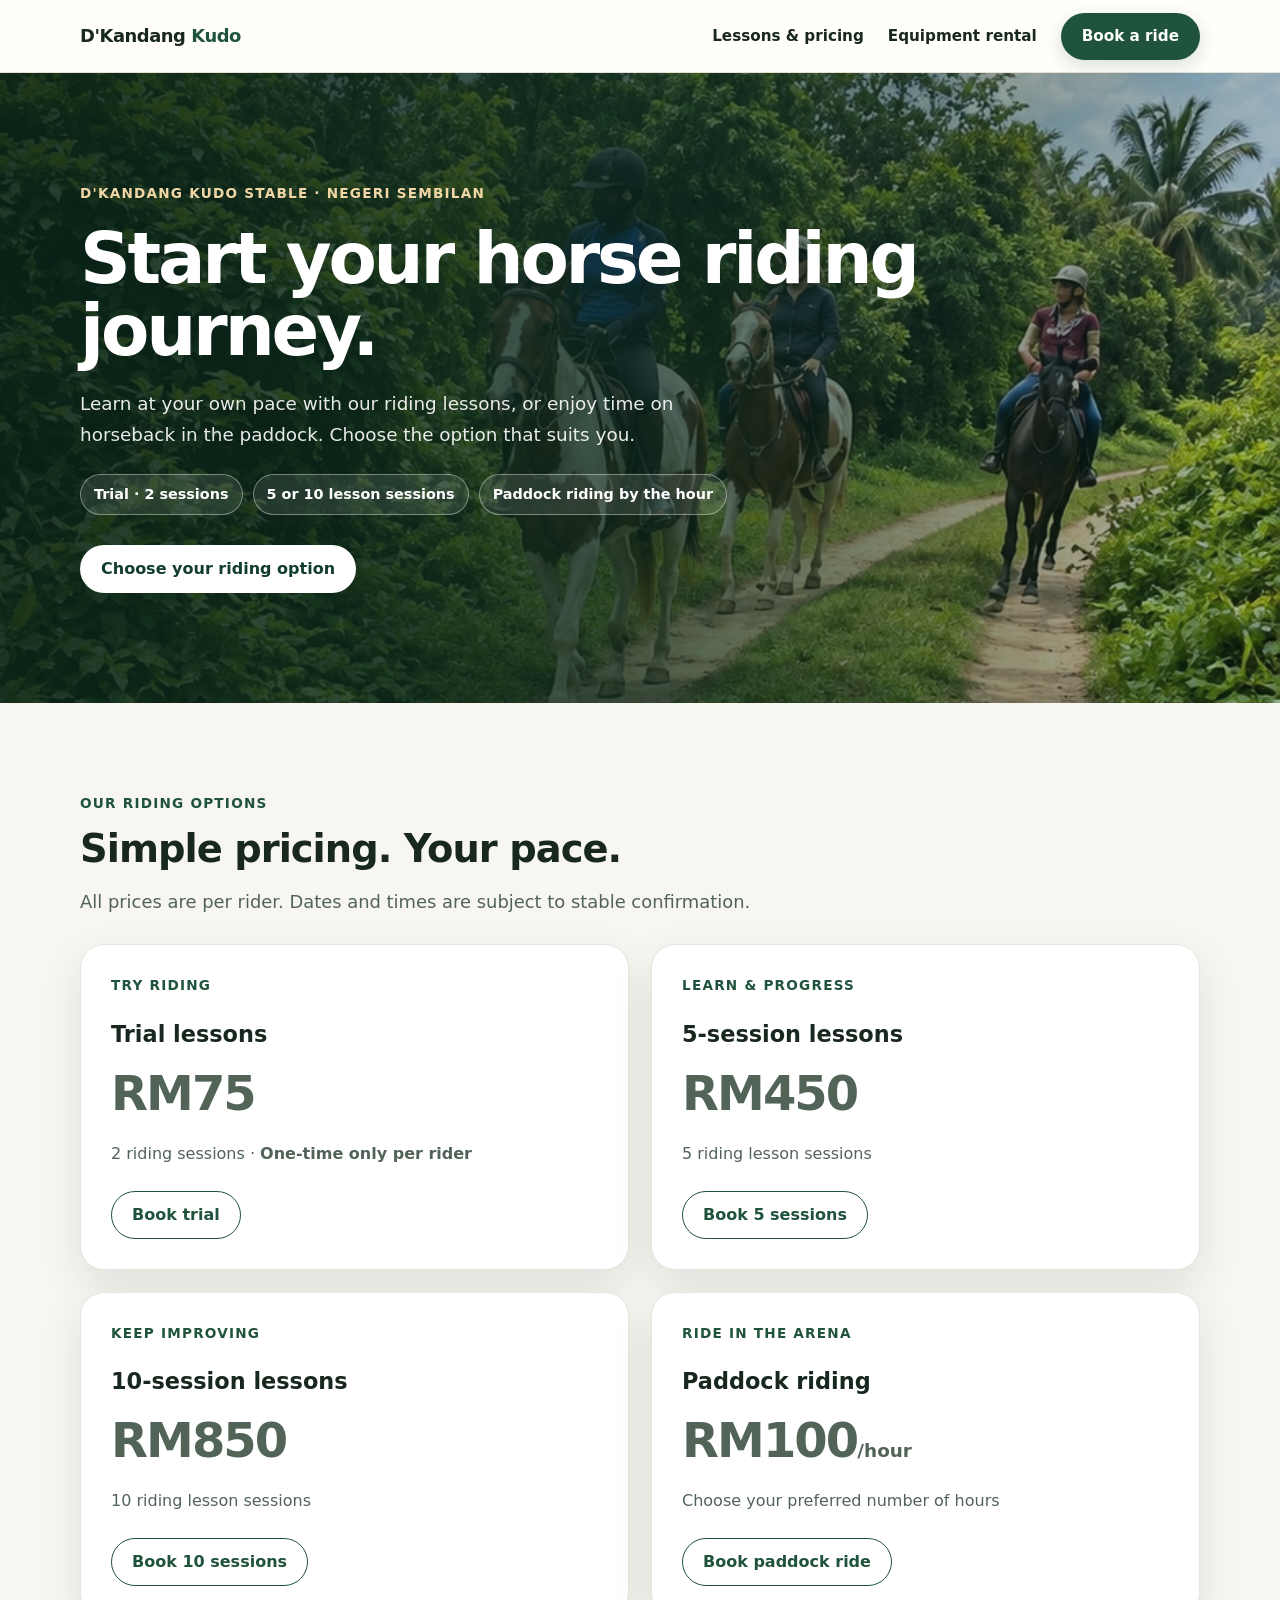
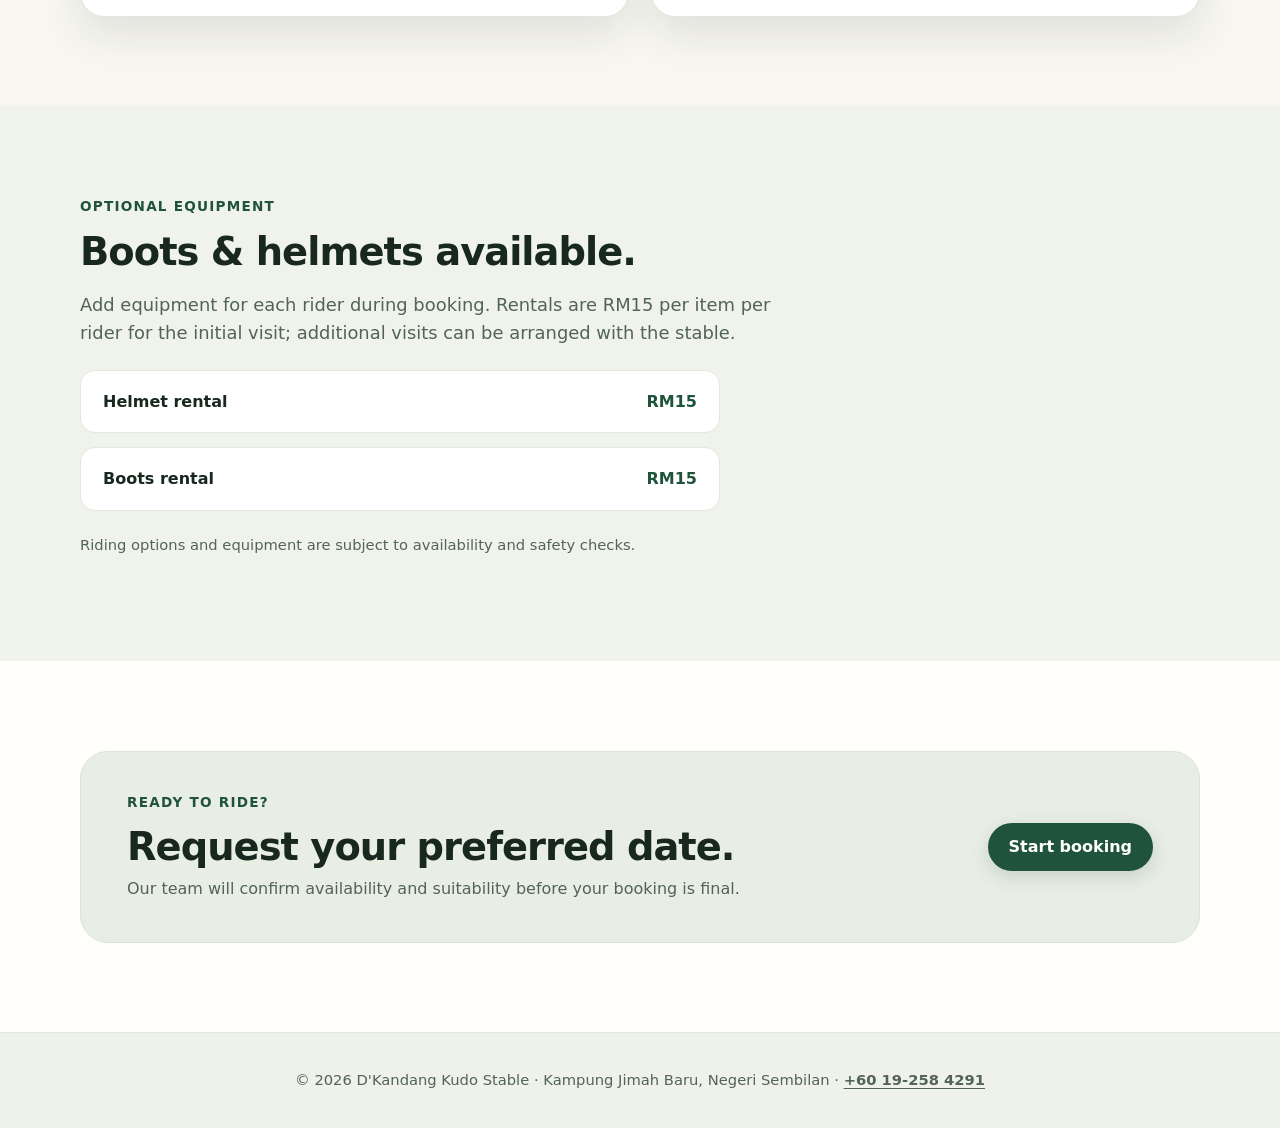
<file: index.html>
<!doctype html>
<html lang="en">
<head>
  <meta charset="utf-8">
  <meta name="viewport" content="width=device-width, initial-scale=1">
  <title>Horse Riding Lessons &amp; Paddock Rides | D'Kandang Kudo Stable</title>
  <meta name="description" content="Horse riding lessons, trial lessons and paddock riding at D'Kandang Kudo Stable. Packages from RM75; paddock riding RM100 per hour.">
  <link rel="stylesheet" href="styles.css">
</head>
<body>
  <a class="skip-link" href="#main-content">Skip to main content</a>
  <nav class="nav">
    <div class="container nav-inner">
      <a class="brand" href="index.html">D'Kandang <span>Kudo</span></a>
      <button class="nav-toggle" type="button" aria-label="Open navigation menu" aria-expanded="false" aria-controls="navLinks">
        <span></span><span></span><span></span>
      </button>
      <div class="nav-links" id="navLinks">
        <a href="#lessons">Lessons &amp; pricing</a>
        <a href="#rentals">Equipment rental</a>
        <a class="btn btn-primary" href="booking.html">Book a ride</a>
      </div>
    </div>
  </nav>
  <main id="main-content">
    <section class="hero riding-hero">
      <div class="container">
        <p class="hero-kicker">D'Kandang Kudo Stable · Negeri Sembilan</p>
        <h1>Start your horse riding journey.</h1>
        <p class="lead">Learn at your own pace with our riding lessons, or enjoy time on horseback in the paddock. Choose the option that suits you.</p>
        <div class="hero-facts"><span>Trial · 2 sessions</span><span>5 or 10 lesson sessions</span><span>Paddock riding by the hour</span></div>
        <div class="hero-actions"><a class="btn btn-light" href="booking.html">Choose your riding option</a></div>
      </div>
    </section>
    <section class="section" id="lessons">
      <div class="container">
        <p class="section-kicker">Our riding options</p>
        <h2>Simple pricing. Your pace.</h2>
        <p class="lead">All prices are per rider. Dates and times are subject to stable confirmation.</p>
        <div class="riding-price-grid">
          <article class="riding-price-card">
            <p class="section-kicker">Try riding</p>
            <h3>Trial lessons</h3>
            <p class="price-large">RM75</p>
            <p>2 riding sessions · <strong>One-time only per rider</strong></p>
            <a class="btn btn-outline" href="booking.html?service=lesson-trial">Book trial</a>
          </article>
          <article class="riding-price-card">
            <p class="section-kicker">Learn &amp; progress</p>
            <h3>5-session lessons</h3>
            <p class="price-large">RM450</p>
            <p>5 riding lesson sessions</p>
            <a class="btn btn-outline" href="booking.html?service=lesson-5">Book 5 sessions</a>
          </article>
          <article class="riding-price-card">
            <p class="section-kicker">Keep improving</p>
            <h3>10-session lessons</h3>
            <p class="price-large">RM850</p>
            <p>10 riding lesson sessions</p>
            <a class="btn btn-outline" href="booking.html?service=lesson-10">Book 10 sessions</a>
          </article>
          <article class="riding-price-card">
            <p class="section-kicker">Ride in the arena</p>
            <h3>Paddock riding</h3>
            <p class="price-large">RM100<span class="price-suffix">/hour</span></p>
            <p>Choose your preferred number of hours</p>
            <a class="btn btn-outline" href="booking.html?service=paddock-hour">Book paddock ride</a>
          </article>
        </div>
      </div>
    </section>
    <section class="section alt" id="rentals">
      <div class="container">
        <p class="section-kicker">Optional equipment</p>
        <h2>Boots &amp; helmets available.</h2>
        <p class="lead">Add equipment for each rider during booking. Rentals are RM15 per item per rider for the initial visit; additional visits can be arranged with the stable.</p>
        <div class="equipment-prices"><div><strong>Helmet rental</strong><span>RM15</span></div><div><strong>Boots rental</strong><span>RM15</span></div></div>
        <p class="note">Riding options and equipment are subject to availability and safety checks.</p>
      </div>
    </section>
    <section class="section invitation">
      <div class="container invitation-inner">
        <div><p class="section-kicker">Ready to ride?</p><h2>Request your preferred date.</h2><p>Our team will confirm availability and suitability before your booking is final.</p></div>
        <a class="btn btn-primary" href="booking.html">Start booking</a>
      </div>
    </section>
  </main>
  <footer><div class="container">© <span id="year"></span> D'Kandang Kudo Stable · Kampung Jimah Baru, Negeri Sembilan · <a href="tel:+60192584291">+60 19-258 4291</a></div></footer>
  <script src="script.js"></script>
</body>
</html>
</file>
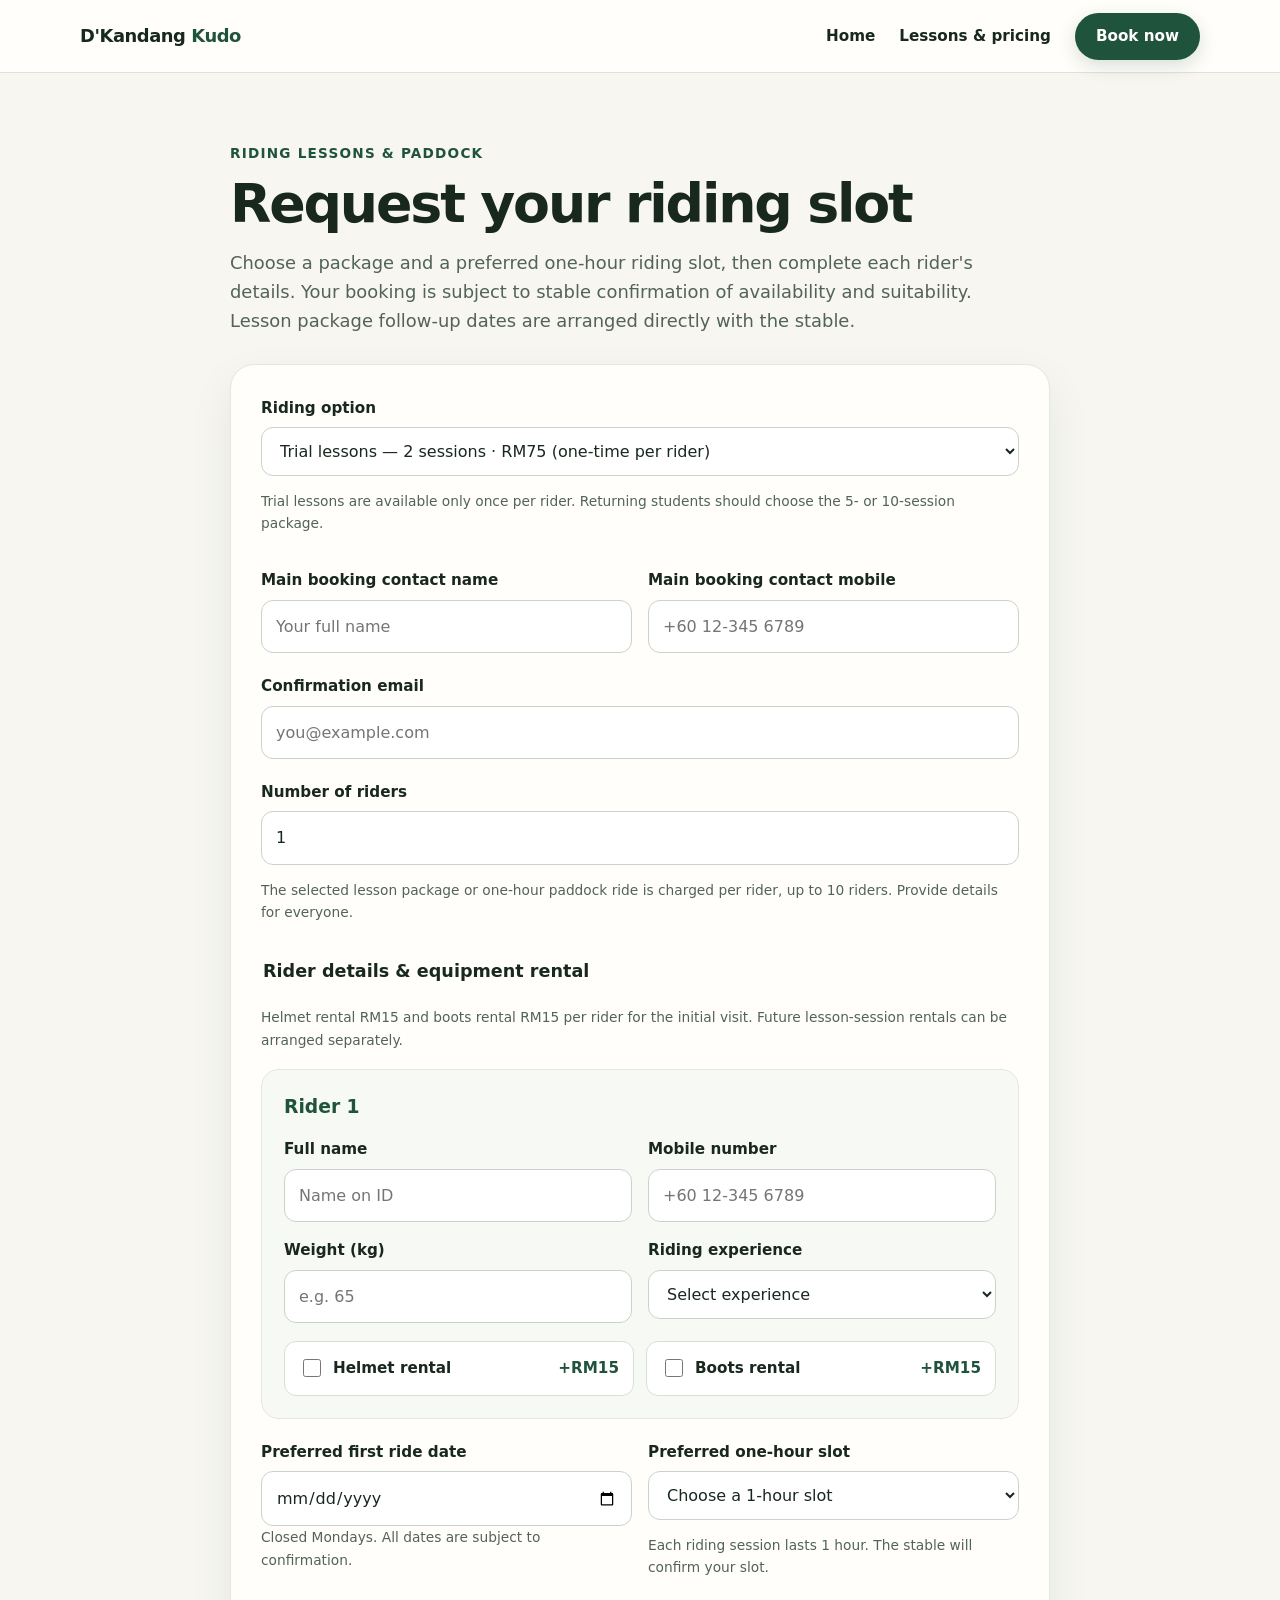
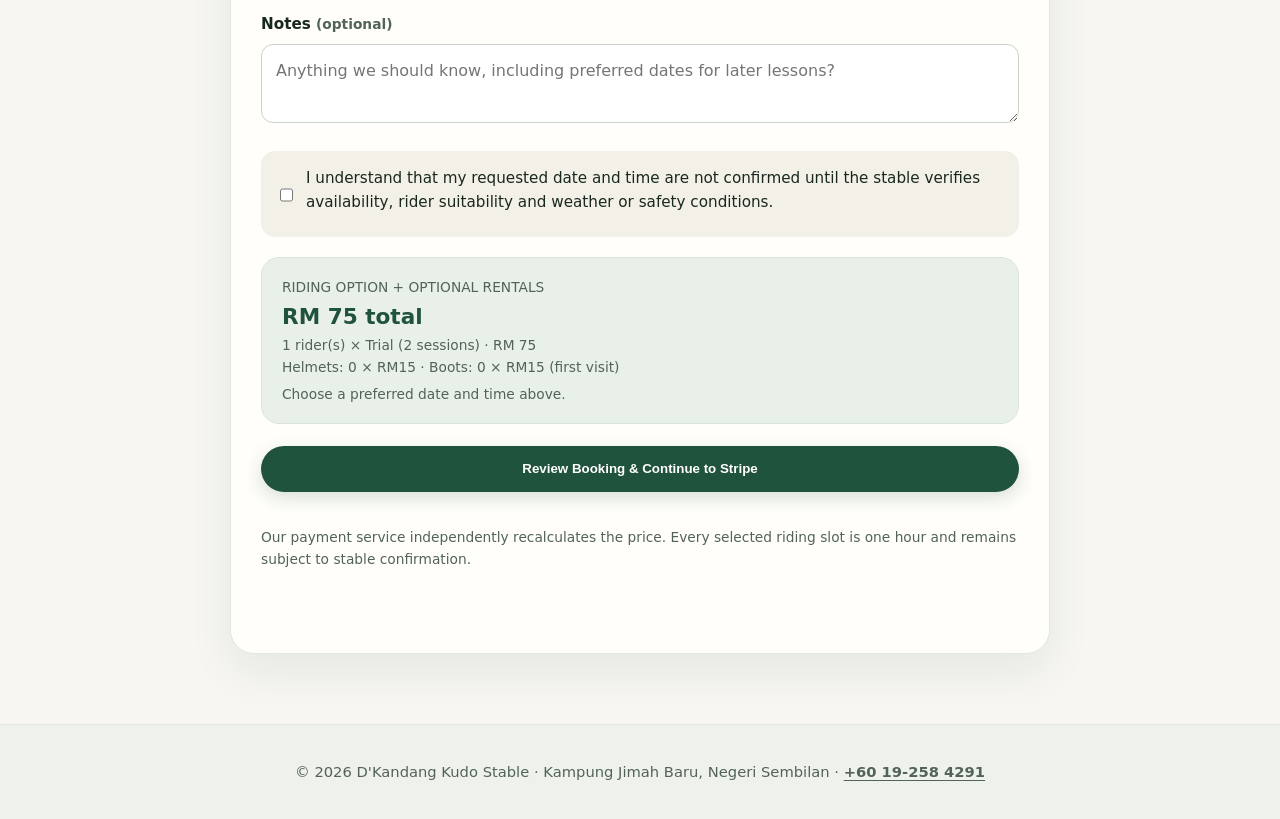
<file: booking.html>
<!doctype html>
<html lang="en">
<head>
  <meta charset="utf-8"><meta name="viewport" content="width=device-width, initial-scale=1">
  <title>Book Horse Riding Lessons or Paddock Riding | D'Kandang Kudo</title>
  <meta name="description" content="Book horse riding lessons (2-session trial RM75, 5 sessions RM450, 10 sessions RM850) or paddock riding at RM100/hour. Optional helmet and boots rentals.">
  <link rel="stylesheet" href="styles.css">
</head>
<body>
  <a class="skip-link" href="#main-content">Skip to main content</a>
  <nav class="nav"><div class="container nav-inner">
    <a class="brand" href="index.html">D'Kandang <span>Kudo</span></a>
    <button class="nav-toggle" type="button" aria-label="Open navigation menu" aria-expanded="false" aria-controls="navLinks"><span></span><span></span><span></span></button>
    <div class="nav-links"><a href="index.html">Home</a><a href="index.html#lessons">Lessons &amp; pricing</a><a class="btn btn-primary" href="#booking">Book now</a></div>
  </div></nav>
  <main id="main-content"><section class="section" id="booking"><div class="container booking-layout"><div>
    <p class="section-kicker">Riding lessons &amp; paddock</p>
    <h1 class="page-title">Request your riding slot</h1>
    <p class="lead">Choose a package and a preferred one-hour riding slot, then complete each rider's details. Your booking is subject to stable confirmation of availability and suitability. Lesson package follow-up dates are arranged directly with the stable.</p>
    <form class="form booking-form" id="publicBookingForm" method="POST" action="https://script.google.com/macros/s/AKfycbzDm56EjwkL8YZOpj6QiUJW3RRKGD9P7KAPIwXt4L7vbrRtP_bkitQiiew4XDn3WBAL/exec">
      <div class="flowerpot-wrap" aria-hidden="true"><label for="companyWebsite">Company website</label><input id="companyWebsite" name="flowerpot" type="text" tabindex="-1" autocomplete="off"></div>
      <input type="hidden" name="source" value="riding-booking">
      <input type="hidden" id="calculatedTotal" name="calculated_total" value="75">
      <input type="hidden" id="ridersJson" name="riders_json" value="">
      <div><label for="service">Riding option</label>
        <select id="service" name="service" required>
          <option value="lesson-trial">Trial lessons — 2 sessions · RM75 (one-time per rider)</option>
          <option value="lesson-5">Horse riding lessons — 5 sessions · RM450</option>
          <option value="lesson-10">Horse riding lessons — 10 sessions · RM850</option>
          <option value="paddock-hour">Ride in the paddock — RM100/hour</option>
        </select>
        <p class="small">Trial lessons are available only once per rider. Returning students should choose the 5- or 10-session package.</p>
      </div>
      <input type="hidden" id="hours" name="hours" value="1">
      <div class="form-grid"><div><label for="bookingName">Main booking contact name</label><input id="bookingName" name="name" required maxlength="120" autocomplete="name" placeholder="Your full name"></div>
      <div><label for="bookingPhone">Main booking contact mobile</label><input id="bookingPhone" name="phone" type="tel" required autocomplete="tel" placeholder="+60 12-345 6789"></div></div>
      <div><label for="bookingEmail">Confirmation email</label><input id="bookingEmail" name="email" type="email" required autocomplete="email" placeholder="you@example.com"></div>
      <div><label for="pax">Number of riders</label><input id="pax" type="number" name="pax" min="1" max="10" step="1" value="1" required inputmode="numeric"><p class="small">The selected lesson package or one-hour paddock ride is charged per rider, up to 10 riders. Provide details for everyone.</p></div>
      <fieldset class="riders-fieldset"><legend>Rider details &amp; equipment rental</legend><p class="small">Helmet rental RM15 and boots rental RM15 per rider for the initial visit. Future lesson-session rentals can be arranged separately.</p><div id="ridersContainer" class="riders-container"></div></fieldset>
      <div class="form-grid"><div><label for="rideDate">Preferred first ride date</label><input id="rideDate" type="date" name="date" required><div id="rideDateHint" class="small">Closed Mondays. All dates are subject to confirmation.</div></div>
      <div><label for="preferredTime">Preferred one-hour slot</label>
        <select id="preferredTime" name="preferred_time" required>
          <option value="" selected disabled>Choose a 1-hour slot</option>
          <optgroup label="Morning · 7:00 AM – 12:00 PM">
            <option value="07:00">7:00 AM – 8:00 AM</option>
            <option value="08:00">8:00 AM – 9:00 AM</option>
            <option value="09:00">9:00 AM – 10:00 AM</option>
            <option value="10:00">10:00 AM – 11:00 AM</option>
            <option value="11:00">11:00 AM – 12:00 PM</option>
          </optgroup>
          <optgroup label="Evening · 4:00 PM – 7:00 PM">
            <option value="16:00">4:00 PM – 5:00 PM</option>
            <option value="17:00">5:00 PM – 6:00 PM</option>
            <option value="18:00">6:00 PM – 7:00 PM</option>
          </optgroup>
        </select>
        <p class="small">Each riding session lasts 1 hour. The stable will confirm your slot.</p></div></div>
      <div><label for="bookingNotes">Notes <span class="small">(optional)</span></label><textarea id="bookingNotes" name="notes" maxlength="1500" placeholder="Anything we should know, including preferred dates for later lessons?"></textarea></div>
      <label class="check-row"><input id="timingAck" name="timing_ack" type="checkbox" value="yes" required><span>I understand that my requested date and time are not confirmed until the stable verifies availability, rider suitability and weather or safety conditions.</span></label>
      <div class="booking-summary" id="bookingSummary" aria-live="polite"><div><span class="small">RIDING OPTION + OPTIONAL RENTALS</span><strong id="bookingTotal">RM75 total</strong><span class="small" id="paxPriceText">1 rider × RM75</span><span class="small" id="rentalPriceText">Rentals: RM0</span><span class="small" id="selectedSessionText">Choose your preferred date and time above.</span></div></div>
      <button class="btn btn-primary booking-submit" type="submit">Review Booking &amp; Continue to Stripe</button>
      <p class="small">Our payment service independently recalculates the price. Every selected riding slot is one hour and remains subject to stable confirmation.</p>
      <p id="bookingMessage" class="form-message" role="status" aria-live="polite"></p>
    </form>
  </div></div></section></main>
  <footer><div class="container">© <span id="year"></span> D'Kandang Kudo Stable · Kampung Jimah Baru, Negeri Sembilan · <a href="tel:+60192584291">+60 19-258 4291</a></div></footer>
  <script src="script.js"></script><script src="booking.js"></script>
</body>
</html>
</file>
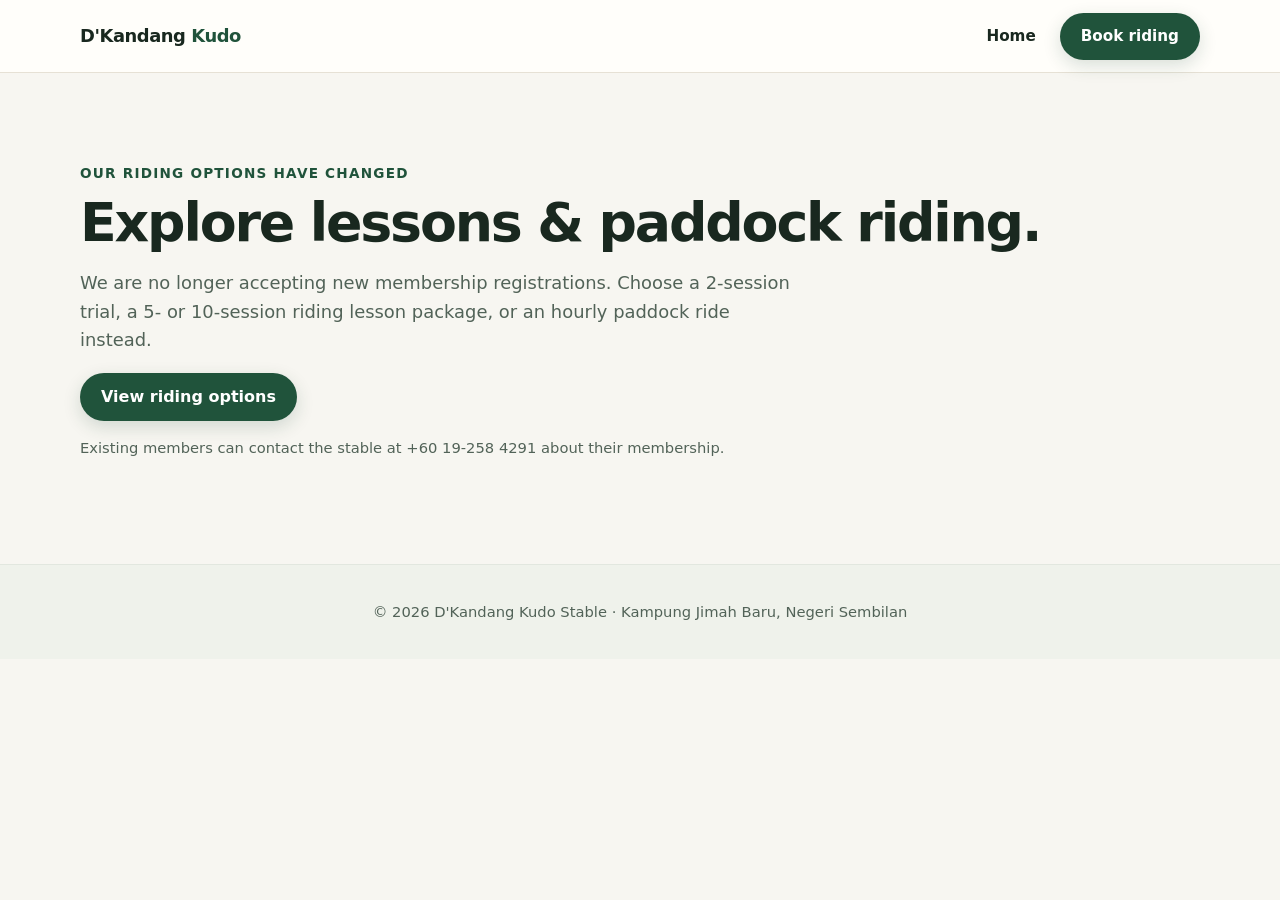
<file: membership.html>
<!doctype html>
<html lang="en"><head><meta charset="utf-8"><meta name="viewport" content="width=device-width,initial-scale=1">
<title>Horse Riding at D'Kandang Kudo Stable</title>
<meta name="description" content="Explore horse riding lessons and paddock rides at D'Kandang Kudo Stable.">
<link rel="stylesheet" href="styles.css"></head>
<body><a class="skip-link" href="#main-content">Skip to main content</a>
<nav class="nav"><div class="container nav-inner"><a class="brand" href="index.html">D'Kandang <span>Kudo</span></a><div class="nav-links"><a href="index.html">Home</a><a class="btn btn-primary" href="booking.html">Book riding</a></div></div></nav>
<main class="section" id="main-content"><div class="container"><p class="section-kicker">Our riding options have changed</p>
<h1 class="page-title">Explore lessons &amp; paddock riding.</h1>
<p class="lead">We are no longer accepting new membership registrations. Choose a 2-session trial, a 5- or 10-session riding lesson package, or an hourly paddock ride instead.</p>
<a class="btn btn-primary" href="index.html#lessons">View riding options</a>
<p class="note">Existing members can contact the stable at <a href="tel:+60192584291">+60 19-258 4291</a> about their membership.</p></div></main>
<footer><div class="container">© <span id="year"></span> D'Kandang Kudo Stable · Kampung Jimah Baru, Negeri Sembilan</div></footer>
<script src="script.js"></script></body></html>
</file>
<file: styles.css>
:root {
  --bg: #f7f4ee;
  --paper: #fffdf8;
  --ink: #1f2a22;
  --muted: #667268;
  --forest: #244b36;
  --forest-2: #173728;
  --sand: #d9c6a3;
  --line: #e4ded2;
  --white: #ffffff;
  --shadow: 0 16px 40px rgba(31, 42, 34, 0.1);
}
* {
  box-sizing: border-box;
}
html {
  scroll-behavior: smooth;
}
body {
  margin: 0;
  font-family:
    Inter,
    ui-sans-serif,
    system-ui,
    -apple-system,
    BlinkMacSystemFont,
    "Segoe UI",
    sans-serif;
  color: var(--ink);
  background: var(--bg);
  line-height: 1.6;
}
a {
  color: inherit;
  text-decoration: none;
}
img {
  max-width: 100%;
  display: block;
}
.container {
  width: min(1120px, 92%);
  margin: 0 auto;
}
.nav {
  position: sticky;
  top: 0;
  z-index: 20;
  background: rgba(247, 244, 238, 0.92);
  backdrop-filter: blur(12px);
  border-bottom: 1px solid rgba(228, 222, 210, 0.9);
}
.nav-inner {
  min-height: 72px;
  display: flex;
  align-items: center;
  justify-content: space-between;
  gap: 24px;
}
.brand {
  font-weight: 800;
  letter-spacing: 0.02em;
}
.brand span {
  color: var(--forest);
}
.nav-links {
  display: flex;
  gap: 20px;
  align-items: center;
  font-size: 0.95rem;
}
.nav-links a:hover {
  color: var(--forest);
}
.btn {
  display: inline-flex;
  align-items: center;
  justify-content: center;
  gap: 8px;
  border-radius: 999px;
  padding: 13px 20px;
  font-weight: 700;
  border: 1px solid transparent;
  transition: 0.2s ease;
  cursor: pointer;
}
.btn-primary {
  background: var(--forest);
  color: var(--white);
}
.btn-primary:hover {
  background: var(--forest-2);
  transform: translateY(-1px);
}
.btn-outline {
  border-color: var(--forest);
  color: var(--forest);
  background: transparent;
}
.btn-outline:hover {
  background: #eef3ef;
}
.hero {
  position: relative;
  padding: 110px 0 90px;
  background:
    linear-gradient(rgba(23, 55, 40, 0.55), rgba(23, 55, 40, 0.68)),
    url("img/outride-hero.jpg") center center / cover no-repeat;
  color: #fff;
}

.hero h1 {
  color: #fff;
}

.hero .lead {
  color: rgba(255, 255, 255, 0.9);
  max-width: 680px;
}

.hero .btn-outline {
  border-color: #fff;
  color: #fff;
}

.hero .btn-outline:hover {
  background: rgba(255, 255, 255, 0.12);
}
.hero-grid {
  display: grid;
  grid-template-columns: 1.1fr 0.9fr;
  gap: 48px;
  align-items: center;
}
.eyebrow {
  display: inline-block;
  padding: 7px 11px;
  border-radius: 999px;
  background: #e8efe9;
  color: var(--forest);
  font-weight: 800;
  font-size: 0.8rem;
  letter-spacing: 0.08em;
  text-transform: uppercase;
}
h1 {
  font-size: clamp(2.4rem, 5vw, 4.7rem);
  line-height: 1.02;
  margin: 18px 0 20px;
  letter-spacing: -0.04em;
}
h2 {
  font-size: clamp(1.8rem, 3vw, 2.8rem);
  line-height: 1.12;
  margin: 0 0 16px;
  letter-spacing: -0.025em;
}
h3 {
  margin: 0 0 8px;
}
.lead {
  font-size: 1.12rem;
  color: var(--muted);
  max-width: 720px;
}
.hero-actions {
  display: flex;
  flex-wrap: wrap;
  gap: 12px;
  margin-top: 28px;
}
.hero-card {
  min-height: 430px;
  border-radius: 28px;
  padding: 28px;
  color: #f9fbf9;
  box-shadow: var(--shadow);
  background:
    linear-gradient(rgba(23, 55, 40, 0.25), rgba(23, 55, 40, 0.8)),
    url("https://images.unsplash.com/photo-1553284965-83fd3e82fa5a?auto=format&fit=crop&w=1200&q=80")
      center/cover;
  display: flex;
  align-items: flex-end;
}
.hero-card .overlay {
  width: 100%;
}
.hero-card .price {
  font-size: 2.1rem;
  font-weight: 800;
}
.hero-card .meta {
  display: flex;
  flex-wrap: wrap;
  gap: 10px;
  margin-top: 12px;
}
.pill {
  padding: 8px 11px;
  border-radius: 999px;
  background: rgba(255, 255, 255, 0.14);
  border: 1px solid rgba(255, 255, 255, 0.22);
  font-size: 0.9rem;
}
.section {
  padding: 76px 0;
}
.section.alt {
  background: var(--paper);
}
.grid-3 {
  display: grid;
  grid-template-columns: repeat(3, 1fr);
  gap: 20px;
  margin-top: 30px;
}
.card {
  background: var(--paper);
  border: 1px solid var(--line);
  border-radius: 22px;
  padding: 24px;
  box-shadow: 0 8px 24px rgba(31, 42, 34, 0.05);
}
.card p {
  margin: 0;
  color: var(--muted);
}
.stat {
  font-size: 1.8rem;
  font-weight: 800;
  color: var(--forest);
}
.two-col {
  display: grid;
  grid-template-columns: 1fr 1fr;
  gap: 28px;
  align-items: start;
}
.list {
  padding: 0;
  margin: 18px 0 0;
  list-style: none;
}
.list li {
  padding: 10px 0;
  border-bottom: 1px solid var(--line);
}
.list li:last-child {
  border-bottom: 0;
}
.location {
  background: var(--forest);
  color: #f5f8f5;
  border-radius: 24px;
  padding: 28px;
}
.location p {
  color: #dfe8e2;
}
.note {
  font-size: 0.92rem;
  color: var(--muted);
}
.banner {
  border-radius: 26px;
  padding: 36px;
  background: var(--forest);
  color: white;
  display: flex;
  justify-content: space-between;
  gap: 24px;
  align-items: center;
}
.banner p {
  margin: 6px 0 0;
  color: #dfe8e2;
}
.membership-hero {
  padding: 78px 0 50px;
  background: linear-gradient(135deg, #173728, #2d5a41);
  color: #fff;
}
.membership-hero .lead {
  color: #dfe8e2;
}
.pricing {
  display: grid;
  grid-template-columns: 0.8fr 1.2fr;
  gap: 24px;
  align-items: stretch;
  margin-top: 32px;
}
.price-card {
  background: #fff;
  color: var(--ink);
  border-radius: 26px;
  padding: 30px;
  box-shadow: var(--shadow);
}
.price-large {
  font-size: 3rem;
  font-weight: 900;
  letter-spacing: -0.04em;
  color: var(--forest);
}
.tiers {
  display: grid;
  grid-template-columns: repeat(3, 1fr);
  gap: 14px;
  margin-top: 18px;
}
.tier {
  border: 1px solid var(--line);
  border-radius: 18px;
  padding: 18px;
  background: #fff;
}
.tier strong {
  font-size: 1.4rem;
  color: var(--forest);
}
.benefits {
  display: grid;
  grid-template-columns: repeat(2, 1fr);
  gap: 16px;
  margin-top: 28px;
}
footer {
  padding: 34px 0;
  border-top: 1px solid var(--line);
  color: var(--muted);
  font-size: 0.92rem;
}
.nav-toggle {
  display: none;
  width: 44px;
  height: 44px;
  padding: 8px;
  border: 0;
  background: transparent;
  color: var(--ink);
  cursor: pointer;
  flex-direction: column;
  align-items: center;
  justify-content: center;
  gap: 5px;
}

.nav-toggle span {
  display: block;
  width: 24px;
  height: 2px;
  background: currentColor;
  border-radius: 2px;
  transition:
    transform 0.25s ease,
    opacity 0.25s ease;
}
.form {
  display: grid;
  gap: 14px;
  margin-top: 22px;
}
label {
  font-weight: 700;
  font-size: 0.92rem;
}
input,
select,
textarea {
  width: 100%;
  padding: 13px 14px;
  border-radius: 12px;
  border: 1px solid #d7d1c6;
  background: #fff;
  font: inherit;
  color: var(--ink);
}
textarea {
  min-height: 110px;
  resize: vertical;
}
.small {
  font-size: 0.86rem;
  color: var(--muted);
}
@media (max-width: 820px) {
  /* Keep desktop-style layouts on mobile; shrink them instead of stacking. */
  .container {
    width: min(96%, 1120px);
  }
  .hero-grid {
    grid-template-columns: 1.1fr 0.9fr;
    gap: 16px;
  }
  .two-col {
    grid-template-columns: 1fr 1fr;
    gap: 14px;
  }
  .pricing {
    grid-template-columns: 0.8fr 1.2fr;
    gap: 12px;
  }
  .grid-3 {
    grid-template-columns: repeat(3, minmax(0, 1fr));
    gap: 10px;
  }
  .tiers {
    grid-template-columns: repeat(3, minmax(0, 1fr));
    gap: 8px;
  }
  .benefits {
    grid-template-columns: repeat(2, minmax(0, 1fr));
    gap: 10px;
  }

  .hero {
    padding: 42px 0 34px;
  }
  .hero-card {
    min-height: 230px;
    padding: 16px;
    border-radius: 18px;
  }
  .hero-card .price {
    font-size: 1.35rem;
  }
  .hero-card .meta {
    gap: 5px;
  }
  .pill {
    padding: 5px 7px;
    font-size: 0.68rem;
  }

  h1 {
    font-size: clamp(1.75rem, 8vw, 2.6rem);
  }
  h2 {
    font-size: clamp(1.35rem, 5vw, 2rem);
  }
  h3 {
    font-size: 0.95rem;
  }
  .lead {
    font-size: 0.86rem;
  }
  .eyebrow {
    font-size: 0.62rem;
    padding: 5px 8px;
  }
  .section {
    padding: 42px 0;
  }
  .card,
  .location,
  .price-card {
    padding: 14px;
    border-radius: 16px;
  }
  .card p,
  .location p,
  .price-card p,
  .list,
  .note {
    font-size: 0.76rem;
  }
  .stat {
    font-size: 1.3rem;
  }
  .banner {
    align-items: center;
    flex-direction: row;
    padding: 18px;
    gap: 12px;
  }
  .banner p {
    font-size: 0.75rem;
  }
  .btn {
    padding: 9px 12px;
    font-size: 0.74rem;
  }
  .nav-inner {
    min-height: 58px;
    gap: 10px;
    position: relative;
  }

  .brand {
    font-size: 0.86rem;
    position: relative;
    z-index: 2;
  }

  .nav-toggle {
    display: flex;
    position: relative;
    z-index: 2;
  }

  .nav-links {
    display: none;
    position: absolute;
    top: 100%;
    left: 0;
    right: 0;
    flex-direction: column;
    align-items: stretch;
    gap: 0;
    padding: 14px;
    background: var(--bg);
    border: 1px solid var(--line);
    border-top: 0;
    border-radius: 0 0 16px 16px;
    box-shadow: 0 14px 30px rgba(31, 42, 34, 0.12);
    font-size: 0.9rem;
  }

  .nav-links.active {
    display: flex;
  }

  .nav-links a:not(.btn) {
    display: block;
    width: 100%;
    padding: 12px 8px;
  }

  .nav-links .btn {
    width: 100%;
    margin-top: 8px;
    text-align: center;
    justify-content: center;
  }

  .nav-toggle.active span:nth-child(1) {
    transform: translateY(7px) rotate(45deg);
  }

  .nav-toggle.active span:nth-child(2) {
    opacity: 0;
  }

  .nav-toggle.active span:nth-child(3) {
    transform: translateY(-7px) rotate(-45deg);
  }

  /* Allow grid children to shrink instead of forcing overflow. */
  .hero-grid > *,
  .two-col > *,
  .pricing > *,
  .grid-3 > *,
  .tiers > *,
  .benefits > * {
    min-width: 0;
  }
}

@media (max-width: 560px) {
  .container {
    width: 96%;
  }

  .hero-grid {
    gap: 10px;
  }
  .two-col {
    gap: 9px;
  }
  .pricing {
    gap: 8px;
  }
  .grid-3 {
    gap: 6px;
  }
  .benefits {
    gap: 7px;
  }
  .section {
    padding: 34px 0;
  }
  .card,
  .location,
  .price-card {
    padding: 10px;
  }
  .banner {
    padding: 12px;
  }
  .hero-card {
    min-height: 190px;
    padding: 12px;
  }
  .hero-actions {
    gap: 6px;
    margin-top: 16px;
  }
  .btn {
    padding: 8px 10px;
    font-size: 0.68rem;
  }
  .list li {
    padding: 6px 0;
  }
}

/* Public booking page */
.booking-hero {
  padding: 72px 0 44px;
  background:
    radial-gradient(
      circle at 86% 12%,
      rgba(217, 198, 163, 0.4),
      transparent 28%
    ),
    linear-gradient(180deg, #f9f6f0 0%, #f7f4ee 100%);
}

#booking {
  padding: 70px 0;
}

.booking-layout {
  display: block;
  width: 100%;
  max-width: 820px;
  margin: 0 auto;
}

.booking-layout > div {
  width: 100%;
}

.booking-layout h2 {
  margin-bottom: 12px;
}

.booking-layout .lead {
  max-width: 760px;
  margin-bottom: 28px;
}

.booking-form {
  width: 100%;
  background: var(--paper);
  border: 1px solid var(--line);
  border-radius: 24px;
  padding: 30px;
  box-shadow: 0 10px 30px rgba(31, 42, 34, 0.06);
}

.form-grid {
  display: grid;
  grid-template-columns: 1fr 1fr;
  gap: 16px;
}

.session-fieldset {
  margin: 0;
  padding: 0;
  border: 0;
}

.session-fieldset legend {
  font-weight: 800;
  margin-bottom: 10px;
}

.session-options {
  display: grid;
  grid-template-columns: 1fr 1fr;
  gap: 14px;
}

.session-option {
  display: flex;
  gap: 12px;
  align-items: flex-start;
  padding: 18px;
  border: 1px solid var(--line);
  border-radius: 18px;
  background: #fff;
  cursor: pointer;
  transition: 0.2s ease;
}

.session-option:hover {
  border-color: #9fb4a5;
  transform: translateY(-1px);
}

.session-option:has(input:checked) {
  border-color: var(--forest);
  box-shadow: 0 0 0 2px rgba(36, 75, 54, 0.08);
  background: #f3f7f4;
}

.session-option input {
  width: auto;
  margin-top: 5px;
  accent-color: var(--forest);
}

.session-copy {
  display: grid;
  gap: 3px;
}

.session-copy span {
  font-weight: 700;
}

.session-copy small {
  color: var(--muted);
}

.check-row {
  display: flex !important;
  gap: 10px;
  align-items: flex-start;
  font-weight: 500 !important;
  padding: 15px;
  margin: 0 !important;
  border-radius: 14px;
  background: #f3f0e8;
}

.check-row input {
  width: auto;
  flex: 0 0 auto;
  margin-top: 5px;
  accent-color: var(--forest);
}

.booking-summary {
  display: flex;
  justify-content: space-between;
  gap: 20px;
  align-items: center;
  padding: 18px 20px;
  border-radius: 18px;
  background: #eef3ef;
  border: 1px solid #d9e4dc;
}

.booking-summary strong {
  display: block;
  margin-top: 2px;
  color: var(--forest);
  font-size: 1.35rem;
}

.booking-summary .small {
  display: block;
}

.booking-submit {
  width: 100%;
  min-height: 52px;
  margin-top: 2px;
}

@media (max-width: 820px) {
  #booking {
    padding: 45px 0;
  }

  .booking-layout {
    max-width: 720px;
  }

  .booking-form {
    padding: 22px;
  }

  .form-grid,
  .session-options {
    grid-template-columns: 1fr 1fr;
    gap: 10px;
  }

  .session-option {
    padding: 12px;
    border-radius: 14px;
  }

  .check-row {
    padding: 11px;
  }

  .booking-summary {
    padding: 14px;
  }
}

@media (max-width: 560px) {
  #booking {
    padding: 32px 0;
  }

  .booking-layout {
    width: 100%;
  }

  .booking-form {
    padding: 16px;
    border-radius: 18px;
  }

  .form {
    gap: 14px;
  }

  .form-grid {
    grid-template-columns: 1fr 1fr;
    gap: 9px;
  }

  .session-options {
    grid-template-columns: 1fr 1fr;
    gap: 9px;
  }

  .session-option {
    padding: 10px;
    gap: 7px;
    border-radius: 13px;
  }

  .session-copy {
    font-size: 0.76rem;
  }

  .session-copy small {
    font-size: 0.68rem;
  }

  .form input,
  .form select,
  .form textarea {
    padding: 10px;
    font-size: 0.82rem;
  }

  .form label {
    font-size: 0.8rem;
  }

  .check-row {
    padding: 11px;
    font-size: 0.76rem;
  }

  .booking-summary {
    padding: 13px;
  }

  .booking-summary strong {
    font-size: 1.1rem;
  }

  .booking-submit {
    min-height: 46px;
  }
}

/* Invisible anti-spam honeypot ("flowerpot"). */
.flowerpot-wrap {
  position: absolute !important;
  left: -10000px !important;
  top: auto !important;
  width: 1px !important;
  height: 1px !important;
  overflow: hidden !important;
  opacity: 0 !important;
  pointer-events: none !important;
}

/* Embedded stable map */
.map-card {
  padding: 28px;
}
.stable-map {
  margin-top: 22px;
  border-radius: 18px;
  overflow: hidden;
  background: #e8ece8;
  min-height: 330px;
  box-shadow: 0 10px 28px rgba(0, 0, 0, 0.14);
}
.stable-map iframe {
  display: block;
  width: 100%;
  height: 360px;
  border: 0;
}
.map-actions {
  display: flex;
  justify-content: space-between;
  align-items: flex-end;
  gap: 18px;
  margin-top: 18px;
}
.map-address {
  color: #dfe8e2;
  font-size: 0.92rem;
  line-height: 1.55;
}
.map-address strong {
  color: #fff;
}
.map-button {
  flex: 0 0 auto;
  background: #fff;
  color: var(--forest-2);
}
.map-button:hover {
  background: #f1f5f2;
}
@media (max-width: 820px) {
  .map-card {
    padding: 14px;
  }
  .stable-map {
    min-height: 210px;
    margin-top: 12px;
    border-radius: 12px;
  }
  .stable-map iframe {
    height: 220px;
  }
  .map-actions {
    align-items: flex-end;
    flex-direction: row;
    gap: 8px;
    margin-top: 10px;
  }
  .map-address {
    font-size: 0.7rem;
  }
  .map-button {
    font-size: 0.68rem;
  }
}

@media (max-width: 560px) {
  .map-card {
    padding: 10px;
  }
  .stable-map {
    min-height: 170px;
  }
  .stable-map iframe {
    height: 180px;
  }
  .map-address {
    font-size: 0.62rem;
  }
}

/* =========================================
   MEMBERSHIP PAGE
   ========================================= */

.membership-hero {
  padding: 78px 0 60px;
  background:
    radial-gradient(
      circle at 85% 15%,
      rgba(217, 198, 163, 0.18),
      transparent 30%
    ),
    linear-gradient(135deg, #173728, #2d5a41);
  color: #fff;
}

.membership-hero h1 {
  max-width: 760px;
  margin-bottom: 16px;
}

.membership-hero .lead {
  max-width: 720px;
  color: #dfe8e2;
}

.membership-hero .pricing {
  display: block;
  width: 100%;
  max-width: 430px;
  margin-top: 32px;
}

.membership-hero .price-card {
  width: 100%;
  background: #fff;
  color: var(--ink);
  border-radius: 26px;
  padding: 30px;
  box-shadow: var(--shadow);
}

.price-large {
  margin: 5px 0 0;
  color: var(--forest);
  font-size: 3rem;
  font-weight: 900;
  line-height: 1;
  letter-spacing: -0.04em;
}

.membership-hero .price-card .note {
  margin-top: 14px;
}

#benefits {
  background: var(--paper);
}

#benefits h2 {
  max-width: 700px;
}

.benefits {
  display: grid;
  grid-template-columns: repeat(2, minmax(0, 1fr));
  gap: 18px;
  margin-top: 28px;
}

.benefits .card {
  height: 100%;
  padding: 26px;
  border: 1px solid var(--line);
  border-radius: 22px;
  background: #fff;
  box-shadow: 0 8px 24px rgba(31, 42, 34, 0.05);
  transition: 0.2s ease;
}

.benefits .card:hover {
  border-color: #c8d5cb;
  transform: translateY(-2px);
  box-shadow: 0 12px 30px rgba(31, 42, 34, 0.08);
}

.benefits .card h3 {
  margin-bottom: 8px;
  color: var(--forest);
}

.benefits .card p {
  margin: 0;
  color: var(--muted);
}

#register {
  padding: 76px 0;
}

#register .two-col {
  display: block;
  width: 100%;
  max-width: 760px;
  margin: 0 auto;
}

#register .two-col > div {
  width: 100%;
}

#register h2 {
  margin-bottom: 10px;
}

#register .lead {
  margin-bottom: 26px;
}

#memberForm {
  width: 100%;
  margin-top: 0;
  padding: 30px;
  border: 1px solid var(--line);
  border-radius: 24px;
  background: var(--paper);
  box-shadow: 0 10px 30px rgba(31, 42, 34, 0.06);
}

#memberForm > div:not(.flowerpot-wrap) {
  display: grid;
  gap: 6px;
}

#memberForm label {
  font-weight: 700;
}

#memberForm input,
#memberForm select {
  width: 100%;
  min-height: 48px;
  padding: 12px 14px;
  border: 1px solid #d7d1c6;
  border-radius: 12px;
  background: #fff;
  color: var(--ink);
  font: inherit;
  transition: 0.2s ease;
}

#memberForm input:focus,
#memberForm select:focus {
  outline: none;
  border-color: var(--forest);
  box-shadow: 0 0 0 3px rgba(36, 75, 54, 0.08);
}

#memberForm button[type="submit"] {
  width: 100%;
  min-height: 52px;
  margin-top: 6px;
}

@media (max-width: 820px) {
  .hero {
    padding: 70px 0 60px;
    background-position: center center;
  }

  .membership-hero {
    padding: 52px 0 42px;
  }

  .membership-hero .pricing {
    max-width: 360px;
    margin-top: 24px;
  }

  .membership-hero .price-card {
    padding: 22px;
    border-radius: 20px;
  }

  .price-large {
    font-size: 2.3rem;
  }

  .benefits {
    grid-template-columns: repeat(2, minmax(0, 1fr));
    gap: 10px;
  }

  .benefits .card {
    padding: 16px;
    border-radius: 16px;
  }

  #register {
    padding: 48px 0;
  }

  #register .two-col {
    max-width: 680px;
  }

  #memberForm {
    padding: 22px;
    border-radius: 18px;
  }
}

@media (max-width: 560px) {
  .hero {
    padding: 55px 0 45px;
  }

  .membership-hero {
    padding: 36px 0 32px;
  }

  .membership-hero h1 {
    margin-bottom: 10px;
  }

  .membership-hero .lead {
    font-size: 0.82rem;
  }

  .membership-hero .pricing {
    max-width: 280px;
    margin-top: 18px;
  }

  .membership-hero .price-card {
    padding: 16px;
    border-radius: 16px;
  }

  .price-large {
    font-size: 2rem;
  }

  .benefits {
    grid-template-columns: repeat(2, minmax(0, 1fr));
    gap: 8px;
    margin-top: 18px;
  }

  .benefits .card {
    padding: 12px;
    border-radius: 14px;
  }

  .benefits .card h3 {
    font-size: 0.82rem;
    line-height: 1.25;
  }

  .benefits .card p {
    font-size: 0.7rem;
    line-height: 1.45;
  }

  #register {
    padding: 36px 0;
  }

  #memberForm {
    padding: 16px;
    border-radius: 16px;
  }

  #memberForm input,
  #memberForm select {
    min-height: 42px;
    padding: 9px 10px;
    font-size: 0.82rem;
  }

  #memberForm label {
    font-size: 0.8rem;
  }

  #memberForm button[type="submit"] {
    min-height: 46px;
  }
}

.pax-disclaimer {
  margin-top: 8px;
  padding: 10px 12px;
  border-radius: 10px;
  background: #f3f0e8;
  color: var(--muted);
  font-size: 0.8rem;
  line-height: 1.45;
}

@media (max-width: 560px) {
  .pax-disclaimer {
    padding: 8px 9px;
    font-size: 0.7rem;
  }
}


/* Responsive interface refresh */
:root { --bg:#f7f6f1; --paper:#fffefa; --ink:#19281f; --muted:#526358; --forest:#20533b; --forest-2:#123e2b; --line:#e2e7df; }
.container { width:min(1120px,calc(100% - 48px)); }
.nav { background:rgba(255,254,250,.96); }
.brand { font-size:1.12rem; letter-spacing:-.025em; }
.nav-links { gap:24px; font-weight:650; }
.btn { min-height:46px; text-align:center; line-height:1.25; }
.btn-primary { box-shadow:0 6px 18px rgba(18,62,43,.16); }
.btn-primary:hover { color:#fff; }
a:focus-visible,button:focus-visible,input:focus-visible,select:focus-visible,textarea:focus-visible { outline:3px solid #d6a854; outline-offset:3px; }
.skip-link { position:fixed;left:16px;top:-90px;z-index:100;padding:10px 16px;border-radius:10px;background:#fff;color:var(--forest-2);font-weight:700; }
.skip-link:focus { top:12px; }
.hero { display:flex;align-items:center;min-height:590px;padding:110px 0;background:linear-gradient(90deg,rgba(10,35,24,.89),rgba(13,43,30,.77) 47%,rgba(20,48,32,.24)),url("img/outride-hero.jpg") center / cover no-repeat; }
.hero-grid { grid-template-columns:minmax(0,790px); }
.hero h1 { font-size:clamp(2.7rem,5.5vw,5.25rem);letter-spacing:-.045em;line-height:1.03; }
.hero .lead { font-size:clamp(1rem,1.6vw,1.15rem);line-height:1.7; }
.hero-kicker,.section-kicker { margin:0 0 12px;font-size:.85rem;font-weight:800;letter-spacing:.09em;text-transform:uppercase; }
.hero-kicker { color:#f1d7a6; }
.section-kicker { color:var(--forest); }
.hero-facts { display:flex;gap:10px;flex-wrap:wrap;margin-top:24px; }
.hero-facts span { padding:8px 13px;border:1px solid rgba(255,255,255,.38);border-radius:999px;background:rgba(255,255,255,.1);color:#fff;font-weight:700;font-size:.9rem; }
.hero-actions { margin-top:30px; }
.section { padding:clamp(56px,7vw,94px) 0; }
.section.alt { background:#f0f3ec; }
.card { background:#fff;box-shadow:0 12px 32px rgba(18,62,43,.06); }
.grid-3 .card { border-top:4px solid #d9bb87; }
.grid-3 .card h3 { margin:6px 0 0;font-weight:650;color:var(--muted); }
.invitation { background:#fffefa; }
.invitation-inner { display:flex;align-items:center;justify-content:space-between;gap:36px;padding:40px 46px;background:#e9eee5;border:1px solid #dae3d5;border-radius:28px; }
.invitation h2 { margin-bottom:8px; }
.invitation p:not(.section-kicker) { margin:0;color:var(--muted); }
.invitation .btn { flex-shrink:0; }
.two-col { gap:40px; }
.location { background:#164531; }
.location-actions { display:flex;flex-wrap:wrap;gap:10px;margin-top:20px; }
.btn-light { background:#fff;color:var(--forest-2); }
.btn-light:hover { background:#f3f5f1; }
.btn-ghost { color:#fff;border-color:rgba(255,255,255,.55); }
.btn-ghost:hover { background:rgba(255,255,255,.1); }
footer { background:#eff2eb;line-height:1.8;text-align:center; }
footer a { font-weight:800;text-decoration:underline;text-underline-offset:3px; }
.page-title { font-size:clamp(2.25rem,4.2vw,3.6rem);margin:0 0 14px; }
.booking-form,#memberForm { box-shadow:0 18px 46px rgba(18,62,43,.07); }
.form { gap:20px; }
.form label { display:inline-block;margin-bottom:7px;font-size:.95rem; }
.form input,.form select,.form textarea { min-height:48px;font-size:1rem;border-color:#c9d3c9; }
.form input:focus,.form select:focus,.form textarea:focus { border-color:var(--forest);box-shadow:0 0 0 3px rgba(32,83,59,.1); }
.field-error { color:#a32225;font-weight:700; }
.session-option:focus-within { outline:3px solid #d6a854;outline-offset:2px; }
.session-option { min-height:120px; }
.booking-summary { background:#e9f0e8; }
.booking-summary #selectedSessionText { margin-top:5px; }
.form-message { min-height:1.3em;margin:0;font-size:.92rem;color:var(--forest);font-weight:650; }
#memberForm > div:not(.flowerpot-wrap) { gap:0; }
@media(max-width:820px) {
  .container { width:min(calc(100% - 36px),720px); }
  .hero { min-height:500px;padding:72px 0; }
  .hero-grid { grid-template-columns:1fr; }
  .hero h1 { font-size:clamp(2.6rem,7.2vw,4rem); }
  .hero .lead,.lead { font-size:1.02rem; }
  .two-col { grid-template-columns:1fr;gap:26px; }
  .card,.location,.map-card { padding:24px;border-radius:20px; }
  .card p,.location p,.price-card p,.list,.note { font-size:.95rem; }
  .btn { padding:12px 18px;font-size:.95rem; }
  .brand { font-size:1.05rem; }
  .nav-links { background:#fffefa; }
  .booking-form,#memberForm { padding:26px; }
  .form input,.form select,.form textarea,#memberForm input,#memberForm select { padding:12px 14px;font-size:1rem;min-height:48px; }
  .form label,#memberForm label { font-size:.95rem; }
  .session-option { padding:16px; }
  .session-copy { font-size:.94rem; }
  .session-copy small { font-size:.83rem; }
  .benefits .card { padding:22px; }
  .benefits .card h3 { font-size:1.05rem; }
  .benefits .card p { font-size:.92rem; }
  .stable-map iframe { height:300px; }
}
@media(max-width:600px) {
  .container { width:calc(100% - 32px); }
  .hero { min-height:0;padding:78px 0 70px; }
  .hero h1 { font-size:clamp(2.45rem,10vw,3.5rem); }
  .hero-facts span { font-size:.78rem;padding:7px 10px; }
  .hero-actions .btn { flex:1 1 160px; }
  h2 { font-size:clamp(1.7rem,7vw,2.25rem); }
  h3 { font-size:1.05rem; }
  .section { padding:52px 0; }
  .grid-3,.benefits,.form-grid,.session-options { grid-template-columns:1fr;gap:14px; }
  .card,.location,.map-card { padding:22px; }
  .invitation-inner { align-items:stretch;flex-direction:column;padding:26px 22px;gap:22px; }
  .invitation .btn { width:100%; }
  .location-actions { flex-direction:column; }
  .location-actions .btn { width:100%; }
  .stable-map iframe { height:270px; }
  #booking,#register { padding:42px 0; }
  .booking-form,#memberForm { padding:20px;border-radius:18px; }
  .form { gap:18px; }
  .form input,.form select,.form textarea,#memberForm input,#memberForm select { font-size:1rem;min-height:48px; }
  .form label,#memberForm label { font-size:.95rem; }
  .session-option { min-height:0;padding:16px; }
  .session-copy { font-size:.97rem; }
  .session-copy small { font-size:.85rem; }
  .check-row { padding:14px;font-size:.9rem; }
  .booking-summary { padding:16px; }
  .booking-summary strong { font-size:1.4rem; }
  .booking-submit,#memberForm button[type=submit] { min-height:52px; }
  .pax-disclaimer { padding:12px;font-size:.88rem; }
  .membership-hero { padding:60px 0 48px; }
  .membership-hero h1 { font-size:clamp(2.35rem,9vw,3.4rem); }
  .membership-hero .lead { font-size:1rem; }
  .benefits .card { padding:22px; }
  .benefits .card h3 { font-size:1.04rem; }
  .benefits .card p { font-size:.94rem; }
}
@media(prefers-reduced-motion:reduce) { html { scroll-behavior:auto; } .btn,.card,.session-option { transition:none; } }


/* Group outride and subscription checkout */
.riders-fieldset { border:0;padding:0;margin:0;min-width:0; }
.riders-fieldset legend { font-size:1.1rem;font-weight:800;margin-bottom:8px; }
.riders-container { display:grid;gap:18px;margin-top:18px; }
.rider-card { padding:22px;border:1px solid var(--line);border-radius:18px;background:#f7f9f5; }
.rider-card h3 { margin:0 0 16px;color:var(--forest); }
.rider-grid { display:grid;grid-template-columns:1fr 1fr;gap:16px; }
.rider-grid>div { min-width:0; }
.rider-grid label { display:block; }
.rider-grid input,.rider-grid select { width:100%; }
.rental-options { display:grid;grid-template-columns:1fr 1fr;gap:12px;margin-top:18px; }
.rental-options label { display:flex!important;align-items:center;gap:9px;padding:14px;border:1px solid #d5e2d3;border-radius:12px;background:#fff;font-weight:650!important;margin:0!important;cursor:pointer; }
.rental-options input { width:18px;min-height:18px;height:18px;flex:0 0 18px;accent-color:var(--forest); }
.rental-options label span { margin-left:auto;white-space:nowrap;color:var(--forest); }
.membership-checkout-summary { display:flex;justify-content:space-between;align-items:center;gap:16px;padding:18px;background:#e8f0e7;border-radius:16px; }
.membership-checkout-summary strong { color:var(--forest);font-size:1.55rem; }
.membership-checkout-summary span { color:var(--muted);font-size:.9rem;max-width:260px; }
#memberForm .check-row { display:flex;align-items:flex-start;gap:12px; }
#memberForm .check-row input { flex:0 0 18px;width:18px;height:18px;min-height:18px;margin-top:3px; }
@media(max-width:600px) {
  .rider-card { padding:17px; }
  .rider-grid,.rental-options { grid-template-columns:1fr;gap:12px; }
  .membership-checkout-summary { flex-direction:column;align-items:flex-start; }
}

/* Lessons and paddock booking */
.riding-price-grid { display:grid; grid-template-columns:repeat(2,minmax(0,1fr)); gap:22px; margin-top:28px; }
.riding-price-card { display:flex; flex-direction:column; align-items:flex-start; gap:8px; padding:30px; background:#fff; border:1px solid var(--line); border-radius:24px; box-shadow:var(--shadow); }
.riding-price-card h3 { font-size:1.4rem; }
.riding-price-card .price-large { margin:4px 0; }
.riding-price-card p:not(.section-kicker) { margin:0 0 16px; color:var(--muted); }
.riding-price-card .btn { margin-top:auto; }
.price-suffix { font-size:1.15rem; letter-spacing:0; }
.equipment-prices { max-width:640px; display:grid; gap:14px; margin:22px 0; }
.equipment-prices>div { background:#fff; padding:18px 22px; border:1px solid var(--line); border-radius:15px; display:flex; justify-content:space-between; gap:15px; }
.equipment-prices span { font-weight:800; color:var(--forest); }
[hidden] { display:none !important; }
@media(max-width:700px) { .riding-price-grid { grid-template-columns:1fr; } .riding-price-card { padding:24px; } }
</file>
